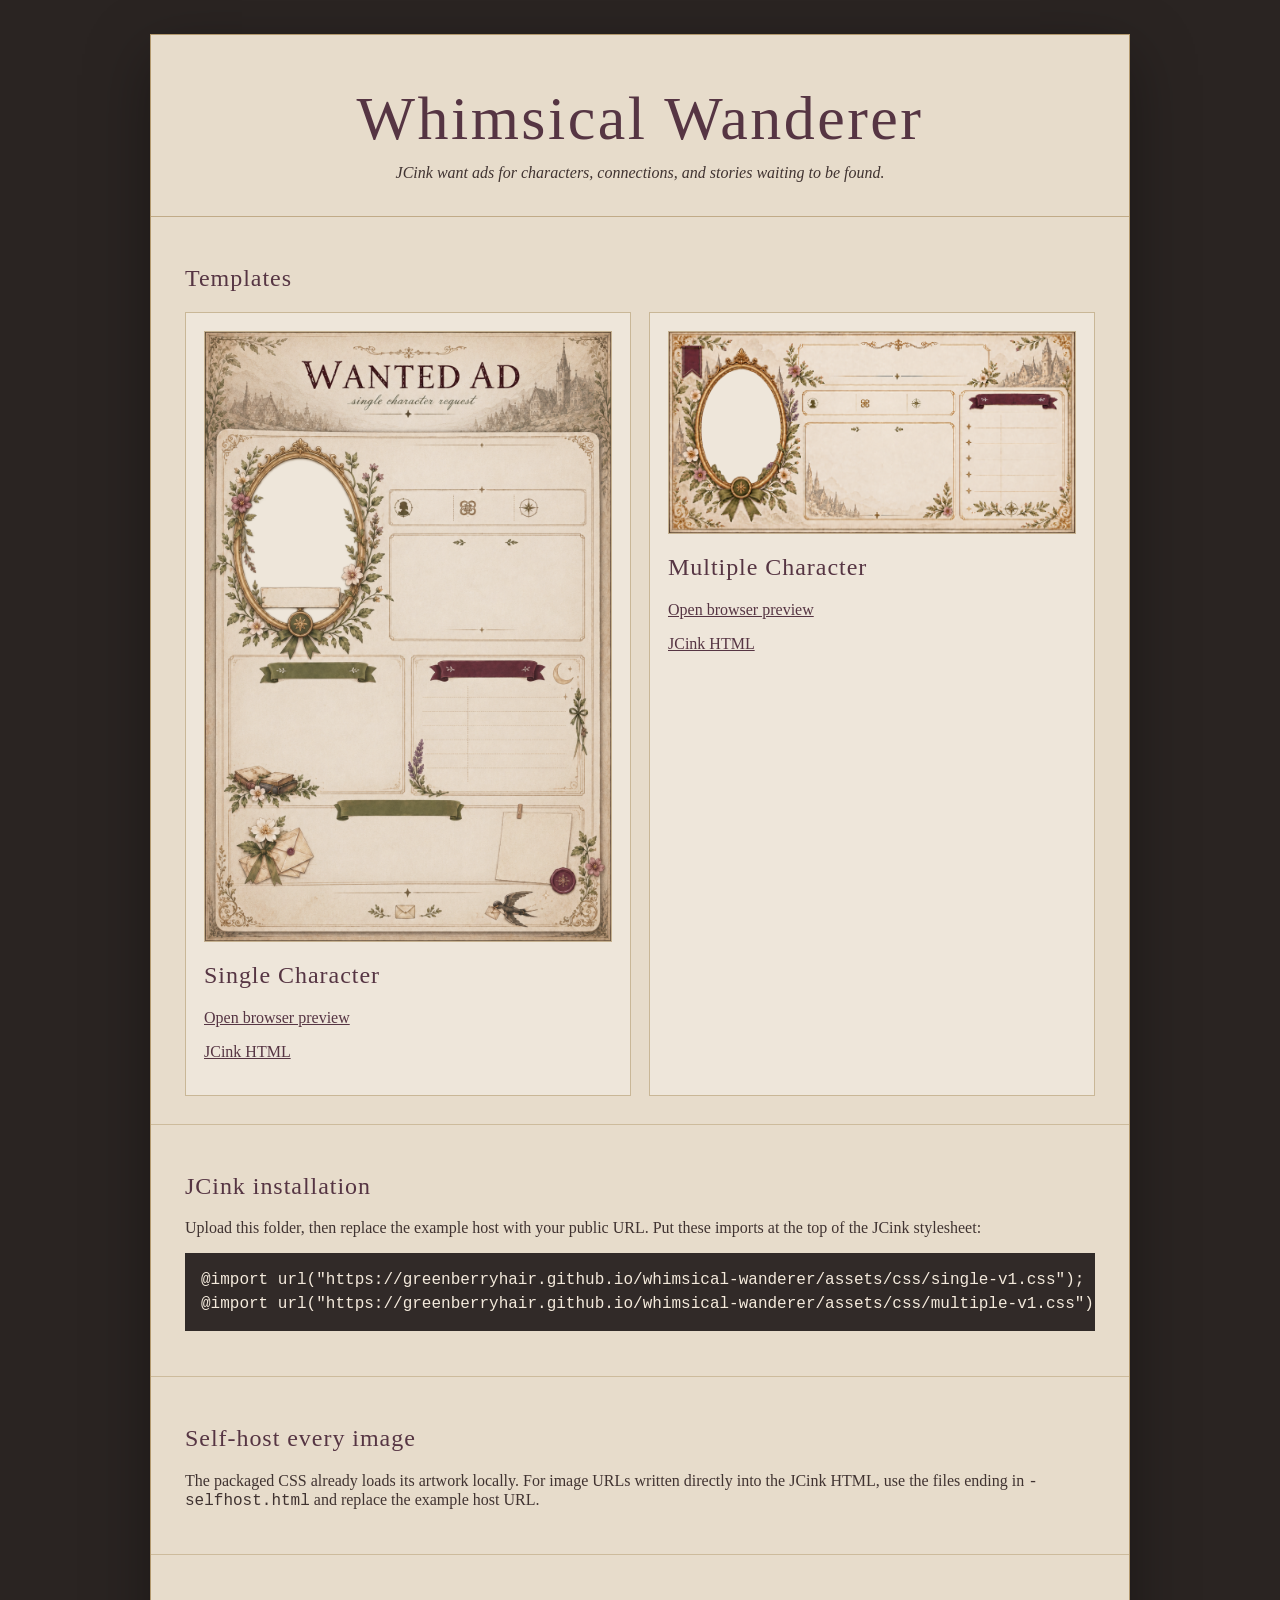
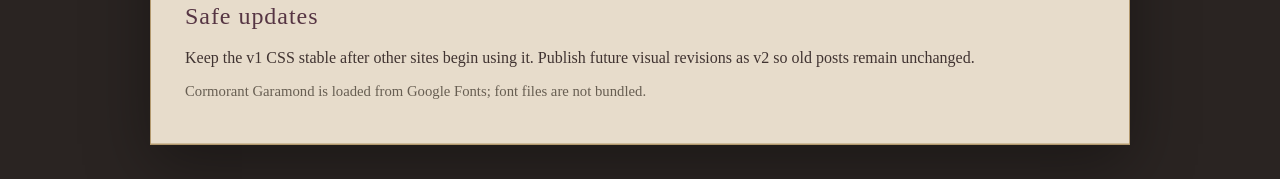
<file: index.html>
<!doctype html>
<html lang="en">
<head>
<meta charset="utf-8">
<meta name="viewport" content="width=device-width, initial-scale=1">
<title>Whimsical Wanderer — JCink Want Ads</title>
<style>
:root{--ink:#403331;--plum:#563543;--paper:#e7dccb;--gold:#9c7c46}
*{box-sizing:border-box}
body{margin:0;background:#2a2422;color:var(--ink);font-family:Georgia,"Times New Roman",serif}
main{width:min(980px,calc(100% - 28px));margin:34px auto;background:var(--paper);border:1px solid rgba(156,124,70,.7);box-shadow:0 20px 60px rgba(0,0,0,.35)}
.hero{padding:48px 30px 34px;text-align:center;border-bottom:1px solid rgba(156,124,70,.5)}
h1,h2{color:var(--plum);font-weight:normal;letter-spacing:.04em}
h1{margin:0 0 10px;font-size:clamp(32px,6vw,62px)}
.hero p{margin:0;font-style:italic}
section{padding:28px 34px;border-bottom:1px solid rgba(156,124,70,.35)}
.cards{display:grid;grid-template-columns:repeat(2,minmax(0,1fr));gap:18px}
.card{padding:18px;background:rgba(255,255,255,.28);border:1px solid rgba(156,124,70,.45)}
a{color:var(--plum)}
code,pre{font-family:ui-monospace,SFMono-Regular,Menlo,Consolas,monospace}
pre{overflow:auto;padding:16px;background:#312a28;color:#f4eadc;line-height:1.45}
.thumb{display:block;width:100%;border:1px solid rgba(156,124,70,.5);margin-bottom:14px}
.small{font-size:.92rem;color:#675e52}
@media(max-width:700px){.cards{grid-template-columns:1fr}section{padding:22px 18px}}
</style>
</head>
<body>
<main>
  <div class="hero">
    <h1>Whimsical Wanderer</h1>
    <p>JCink want ads for characters, connections, and stories waiting to be found.</p>
  </div>

  <section>
    <h2>Templates</h2>
    <div class="cards">
      <div class="card">
        <img class="thumb" src="assets/images/wa-whimsicalwanderer-bg.png" alt="Single character want ad artwork">
        <h2>Single Character</h2>
        <p><a href="examples/single-preview.html">Open browser preview</a></p>
        <p><a href="jcink/single-want-ad.html">JCink HTML</a></p>
      </div>
      <div class="card">
        <img class="thumb" src="assets/images/mwa-whimsicalwanderer-card.png" alt="Multiple character want ad artwork">
        <h2>Multiple Character</h2>
        <p><a href="examples/multiple-preview.html">Open browser preview</a></p>
        <p><a href="jcink/multiple-want-ad.html">JCink HTML</a></p>
      </div>
    </div>
  </section>

  <section>
    <h2>JCink installation</h2>
    <p>Upload this folder, then replace the example host with your public URL. Put these imports at the top of the JCink stylesheet:</p>
    <pre>@import url("https://greenberryhair.github.io/whimsical-wanderer/assets/css/single-v1.css");
@import url("https://greenberryhair.github.io/whimsical-wanderer/assets/css/multiple-v1.css");</pre>
  </section>

  <section>
    <h2>Self-host every image</h2>
    <p>The packaged CSS already loads its artwork locally. For image URLs written directly into the JCink HTML, use the files ending in <code>-selfhost.html</code> and replace the example host URL.</p>
  </section>

  <section>
    <h2>Safe updates</h2>
    <p>Keep the v1 CSS stable after other sites begin using it. Publish future visual revisions as v2 so old posts remain unchanged.</p>
    <p class="small">Cormorant Garamond is loaded from Google Fonts; font files are not bundled.</p>
  </section>
</main>
</body>
</html>
</file>
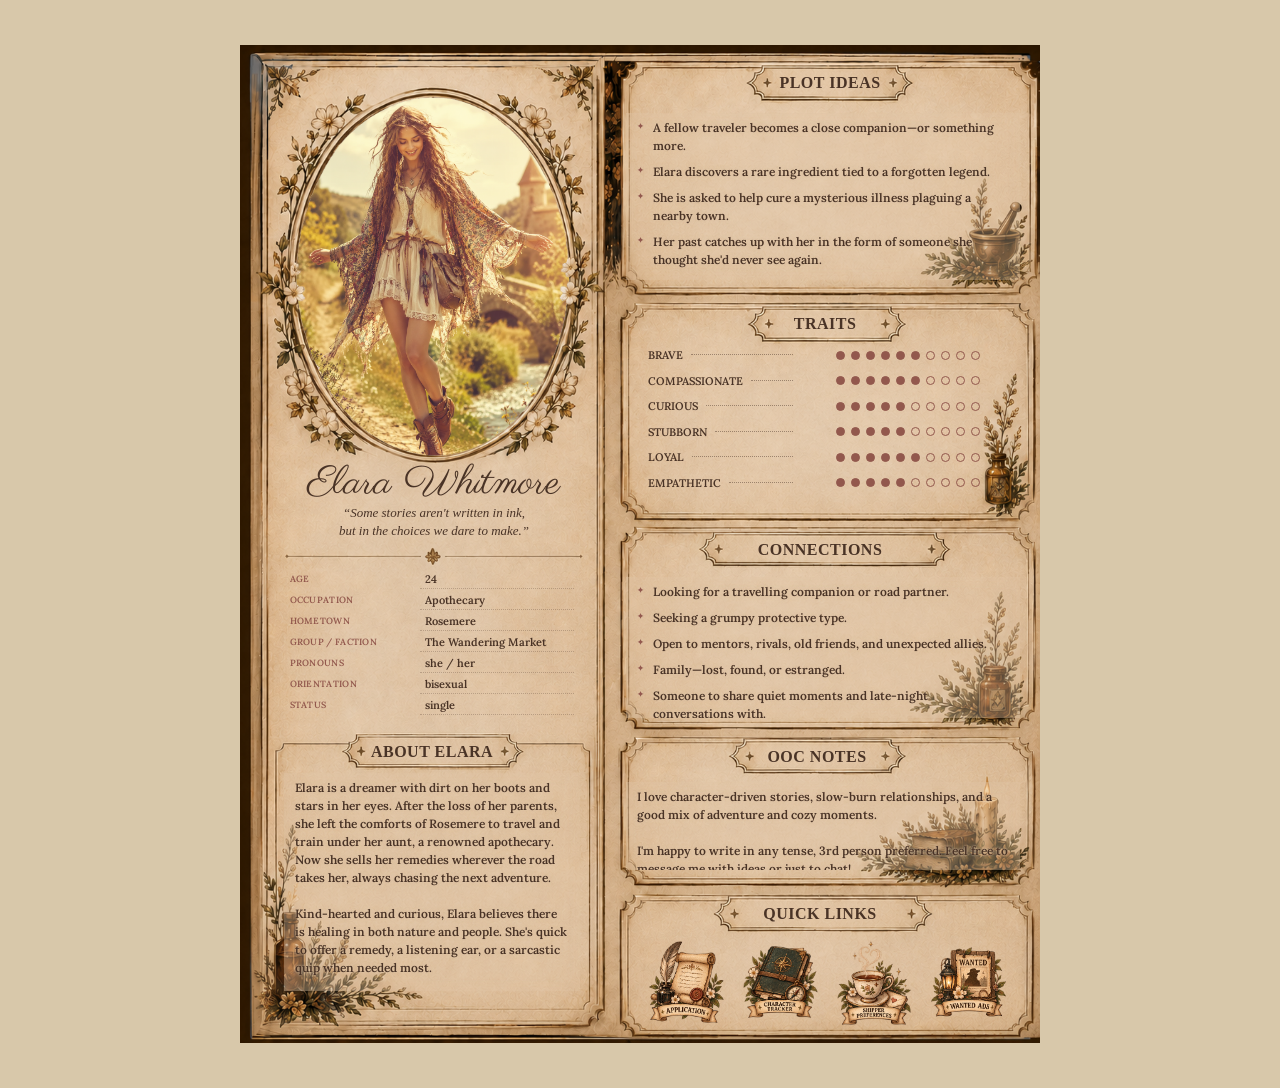
<file: examples/single-character-plotter-preview.html>
<!doctype html>
<html>
<head>
<meta charset="utf-8">
<meta name="viewport" content="width=device-width, initial-scale=1">
<title>Whimsical Wanderer — Single Character Plotter</title>
<style>body{margin:0;padding:20px;background:#d8c8aa;} </style>
<link rel="stylesheet" href="../assets/css/plotter-v1.css">
</head>
<body>

<div class="ww-plotter">

    <div class="ww-portrait">
        <img src="../assets/images/plotter/placeholder.png" alt="CHARACTER PORTRAIT">
    </div>

    <img class="ww-plotter-bg"
         src="../assets/images/plotter/background.png"
         alt="">

    <div class="ww-character-name">
        Elara Whitmore
    </div>

    <div class="ww-character-quote">
        “Some stories aren't written in ink,<br>
        but in the choices we dare to make.”
    </div>

    <div class="ww-details">

        <div class="ww-detail"><b>AGE</b><span>24</span></div>
        <div class="ww-detail"><b>OCCUPATION</b><span>Apothecary</span></div>
        <div class="ww-detail"><b>HOMETOWN</b><span>Rosemere</span></div>
        <div class="ww-detail"><b>GROUP / FACTION</b><span>The Wandering Market</span></div>
        <div class="ww-detail"><b>PRONOUNS</b><span>she / her</span></div>
        <div class="ww-detail"><b>ORIENTATION</b><span>bisexual</span></div>
        <div class="ww-detail"><b>STATUS</b><span>single</span></div>

    </div>

    <div class="ww-about">
        <div class="ww-section-title">ABOUT ELARA</div>
        <div class="ww-scroll ww-about-scroll">
            Elara is a dreamer with dirt on her boots and stars in her eyes. After the loss of her parents, she left the comforts of Rosemere to travel and train under her aunt, a renowned apothecary. Now she sells her remedies wherever the road takes her, always chasing the next adventure.
            <br><br>
            Kind-hearted and curious, Elara believes there is healing in both nature and people. She's quick to offer a remedy, a listening ear, or a sarcastic quip when needed most.
            <br><br>
            Elara is a dreamer with dirt on her boots and stars in her eyes. After the loss of her parents, she left the comforts of Rosemere to travel and train under her aunt, a renowned apothecary. Now she sells her remedies wherever the road takes her, always chasing the next adventure.
            <br><br>
            Kind-hearted and curious, Elara believes there is healing in both nature and people. She's quick to offer a remedy, a listening ear, or a sarcastic quip when needed most.
        </div>
    </div>

    <div class="ww-plot-ideas">
        <div class="ww-section-title">PLOT IDEAS</div>
        <div class="ww-scroll ww-plot-scroll">
            <ul>
                <li>A fellow traveler becomes a close companion—or something more.</li>
                <li>Elara discovers a rare ingredient tied to a forgotten legend.</li>
                <li>She is asked to help cure a mysterious illness plaguing a nearby town.</li>
                <li>Her past catches up with her in the form of someone she thought she'd never see again.</li>
            </ul>
        </div>
    </div>

    <div class="ww-traits">
        <div class="ww-section-title">TRAITS</div>

        <div class="ww-trait" data-rating="6"><span class="ww-trait-name">BRAVE</span><span class="ww-trait-dots"><i></i><i></i><i></i><i></i><i></i><i></i><i></i><i></i><i></i><i></i></span></div>
        <div class="ww-trait" data-rating="6"><span class="ww-trait-name">COMPASSIONATE</span><span class="ww-trait-dots"><i></i><i></i><i></i><i></i><i></i><i></i><i></i><i></i><i></i><i></i></span></div>
        <div class="ww-trait" data-rating="5"><span class="ww-trait-name">CURIOUS</span><span class="ww-trait-dots"><i></i><i></i><i></i><i></i><i></i><i></i><i></i><i></i><i></i><i></i></span></div>
        <div class="ww-trait" data-rating="5"><span class="ww-trait-name">STUBBORN</span><span class="ww-trait-dots"><i></i><i></i><i></i><i></i><i></i><i></i><i></i><i></i><i></i><i></i></span></div>
        <div class="ww-trait" data-rating="6"><span class="ww-trait-name">LOYAL</span><span class="ww-trait-dots"><i></i><i></i><i></i><i></i><i></i><i></i><i></i><i></i><i></i><i></i></span></div>
        <div class="ww-trait" data-rating="5"><span class="ww-trait-name">EMPATHETIC</span><span class="ww-trait-dots"><i></i><i></i><i></i><i></i><i></i><i></i><i></i><i></i><i></i><i></i></span></div>
    </div>

    <div class="ww-connections">
        <div class="ww-section-title">CONNECTIONS</div>
        <div class="ww-scroll ww-connections-scroll">
            <ul>
                <li>Looking for a travelling companion or road partner.</li>
                <li>Seeking a grumpy protective type.</li>
                <li>Open to mentors, rivals, old friends, and unexpected allies.</li>
                <li>Family—lost, found, or estranged.</li>
                <li>Someone to share quiet moments and late-night conversations with.</li>
            </ul>
        </div>
    </div>

    <div class="ww-ooc">
        <div class="ww-section-title">OOC NOTES</div>
        <div class="ww-scroll ww-ooc-scroll">
            I love character-driven stories, slow-burn relationships, and a good mix of adventure and cozy moments.
            <br><br>
            I'm happy to write in any tense, 3rd person preferred. Feel free to message me with ideas or just to chat!
        </div>
    </div>

    <div class="ww-links">
        <div class="ww-section-title">QUICK LINKS</div>
        <div class="ww-links-row">
            <a href="APPLICATION_PAGE_URL" class="ww-link" target="_blank"><img src="../assets/images/plotter/app-icon.png" alt="APPLICATION"></a>
            <a href="CHARACTER_TRACKER_URL" class="ww-link" target="_blank"><img src="../assets/images/plotter/tracker-icon.png" alt="CHARACTER TRACKER"></a>
            <a href="SHIPPER_PREFERENCES_URL" class="ww-link" target="_blank"><img src="../assets/images/plotter/shipper-icon.png" alt="SHIPPER PREFERENCES"></a>
            <a href="WANTED_ADS_URL" class="ww-link" target="_blank"><img src="../assets/images/plotter/wanted-icon.png" alt="WANTED ADS"></a>
        </div>
    </div>

</div>

</body>
</html>
</file>
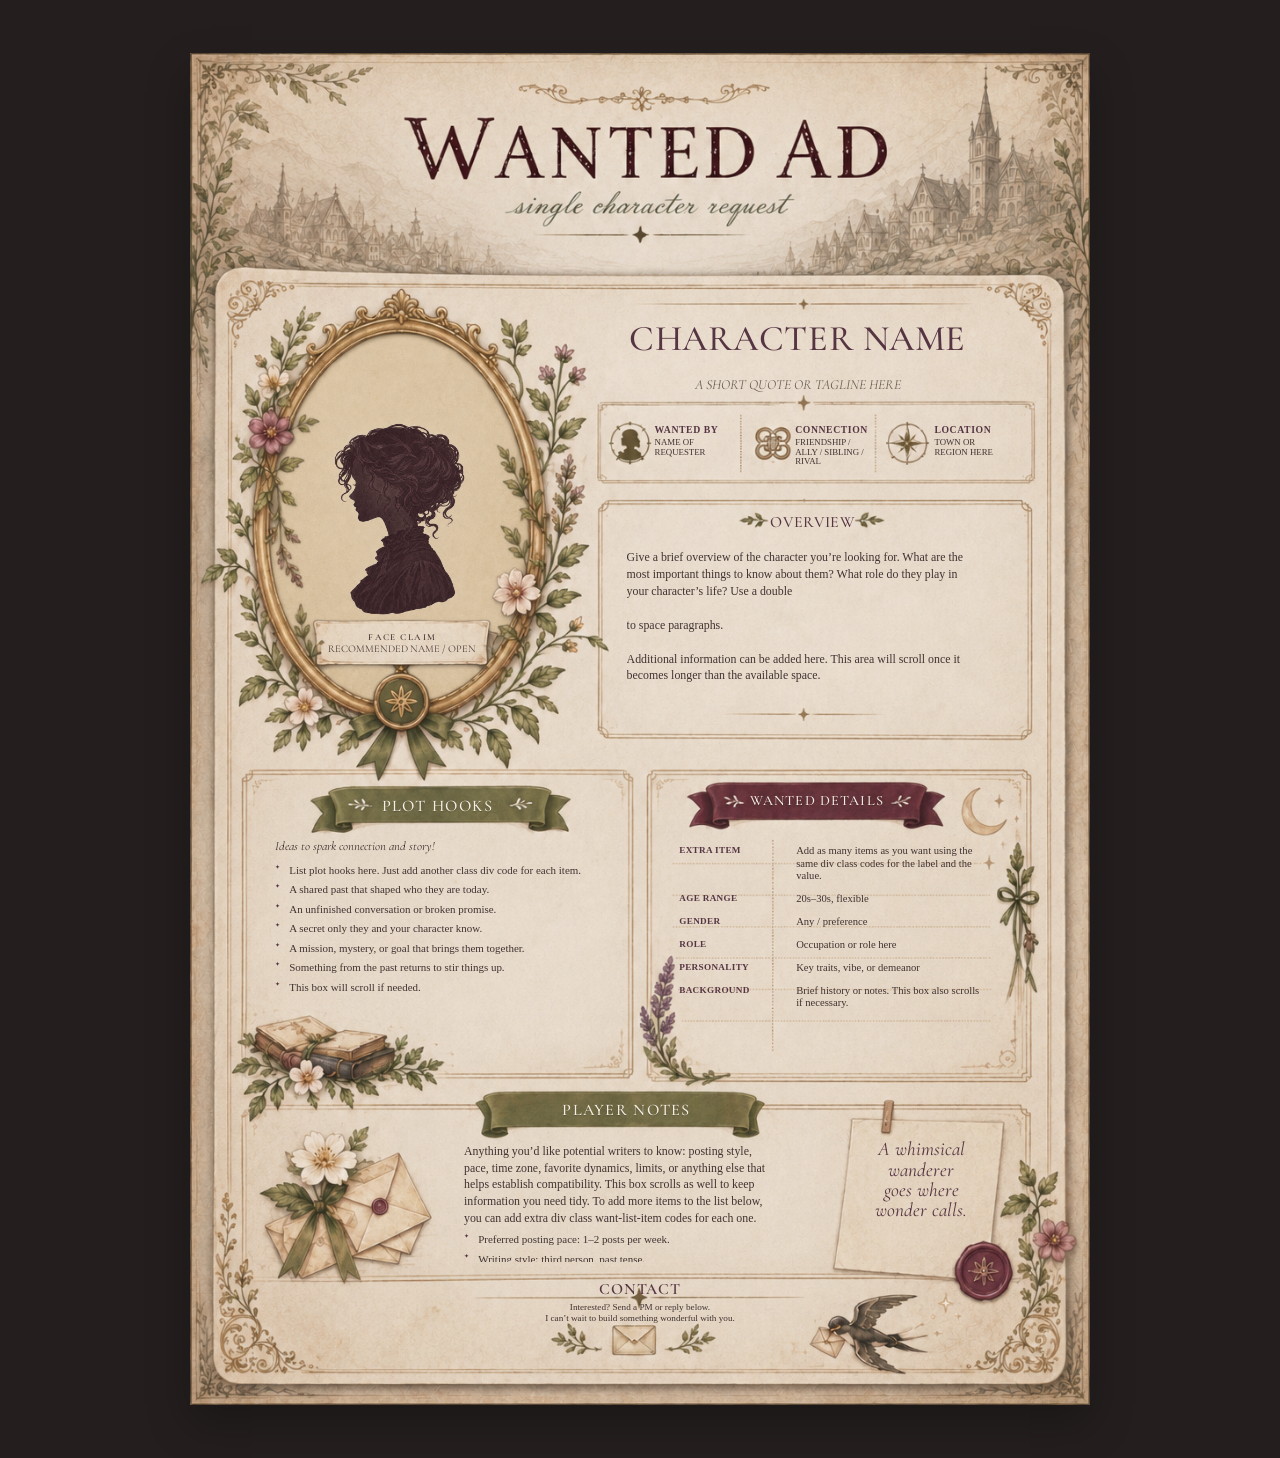
<file: examples/single-preview.html>
<!doctype html>
<html lang="en">
<head>
<meta charset="utf-8">
<meta name="viewport" content="width=device-width, initial-scale=1">
<title>Whimsical Wanderer — Single Want Ad</title>
<link rel="stylesheet" href="../assets/css/single-v1.css">
<style>
html, body { margin:0; min-height:100%; background:#241f1e; }
body { padding:28px 12px; }
</style>
</head>
<body>
<div class="whimsy-want">

    <div class="whimsy-want-portrait">
        <img src="../assets/images/silhouettes/adult-woman.png" alt="CHANGE THE IMAGE LINK TO AN IMAGE OF YOUR PREFERRED FACE CLAIM">
    </div>

<div class="whimsy-want-faceclaim">

    <div class="whimsy-want-faceclaim-label">
        Face Claim
    </div>

    <div class="whimsy-want-faceclaim-value">
        RECOMMENDED NAME / OPEN
    </div>

</div>

    <div class="whimsy-want-field whimsy-want-name">
        CHARACTER NAME
    </div>


    <div class="whimsy-want-field whimsy-want-tagline">
        A SHORT QUOTE OR TAGLINE HERE
    </div>


    <div class="whimsy-want-field whimsy-want-meta">

    <div class="whimsy-want-meta-block">

        <div class="whimsy-want-meta-label">
            Wanted By
        </div>

        <div class="whimsy-want-meta-value">
            NAME OF REQUESTER
        </div>

    </div>


    <div class="whimsy-want-meta-block">

        <div class="whimsy-want-meta-label">
            Connection
        </div>

        <div class="whimsy-want-meta-value">
            FRIENDSHIP / ALLY / SIBLING / RIVAL
        </div>

    </div>


    <div class="whimsy-want-meta-block">

        <div class="whimsy-want-meta-label">
            Location
        </div>

        <div class="whimsy-want-meta-value">
            TOWN OR REGION HERE
        </div>

    </div>

</div>


    <div class="whimsy-want-field whimsy-want-overview">

        <div class="whimsy-live-heading">
            Overview
        </div>

        <div class="whimsy-scroll">

            <div class="whimsy-live-copy">
                Give a brief overview of the character you’re looking for. What are the most important things to know about them? What role do they play in your character’s life? Use a double <br><br> to space paragraphs.

                <br><br>

                Additional information can be added here. This area will scroll once it becomes longer than the available space.
            </div>

        </div>

    </div>


    <div class="whimsy-want-field whimsy-want-plot">

        <div class="whimsy-live-ribbon">
            Plot Hooks
        </div>


        <div class="whimsy-scroll">

            <div class="whimsy-plot-intro">
                Ideas to spark connection and story!
            </div>


            <div class="whimsy-want-list">

                <div class="whimsy-want-list-item">
                    List plot hooks here. Just add another class div code for each item.
                </div>

                <div class="whimsy-want-list-item">
                   A shared past that shaped who they are today.
                </div>

                <div class="whimsy-want-list-item">
                    An unfinished conversation or broken promise.
                </div>

                <div class="whimsy-want-list-item">
                    A secret only they and your character know.
                </div>

                <div class="whimsy-want-list-item">
                    A mission, mystery, or goal that brings them together.
                </div>

                <div class="whimsy-want-list-item">
                    Something from the past returns to stir things up.
                </div>

                <div class="whimsy-want-list-item">
                    This box will scroll if needed.
                </div>

            </div>

        </div>

    </div>


    <div class="whimsy-want-field whimsy-want-details">

        <div class="whimsy-live-ribbon">
            Wanted Details
        </div>


        <div class="whimsy-scroll">

            <div class="whimsy-want-detail-grid">

                <div class="whimsy-want-detail-label">
                   Extra Item
                </div>

                <div class="whimsy-want-detail-value">
                    Add as many items as you want using the same div class codes for the label and the value.
                </div>

                <div class="whimsy-want-detail-label">
                    Age Range
                </div>

                <div class="whimsy-want-detail-value">
                    20s–30s, flexible
                </div>


                <div class="whimsy-want-detail-label">
                    Gender
                </div>

                <div class="whimsy-want-detail-value">
                    Any / preference
                </div>


                <div class="whimsy-want-detail-label">
                    Role
                </div>

                <div class="whimsy-want-detail-value">
                    Occupation or role here
                </div>


                <div class="whimsy-want-detail-label">
                    Personality
                </div>

                <div class="whimsy-want-detail-value">
                    Key traits, vibe, or demeanor
                </div>


                <div class="whimsy-want-detail-label">
                    Background
                </div>

                <div class="whimsy-want-detail-value">
                    Brief history or notes. This box also scrolls if necessary.
                </div>


                <div class="whimsy-want-detail-label">
                    Availability
                </div>

                <div class="whimsy-want-detail-value">
                    Flexible
                </div>


                <div class="whimsy-want-detail-label">
                    Content
                </div>

                <div class="whimsy-want-detail-value">
                    Style, themes, or boundaries
                </div>

            </div>

        </div>

    </div>


    <div class="whimsy-want-field whimsy-want-notes">

        <div class="whimsy-live-ribbon">
            Player Notes
        </div>


        <div class="whimsy-scroll">

            <div class="whimsy-live-copy">
                Anything you’d like potential writers to know: posting style, pace, time zone, favorite dynamics, limits, or anything else that helps establish compatibility. This box scrolls as well to keep information you need tidy. To add more items to the list below, you can add extra div class want-list-item codes for each one.
            </div>


            <div class="whimsy-want-list">

                <div class="whimsy-want-list-item">
                    Preferred posting pace: 1–2 posts per week.
                </div>

                <div class="whimsy-want-list-item">
                    Writing style: third person, past tense.
                </div>

                <div class="whimsy-want-list-item">
                    Open to: drama, romance, adventure.
                </div>

                <div class="whimsy-want-list-item">
                    Not looking for: add your limits here.
                </div>

            </div>

        </div>

    </div>


    <div class="whimsy-want-field whimsy-want-quote">

    <div class="whimsy-want-quote-scroll">
        A whimsical wanderer<br>
        goes where wonder calls.
    </div>

</div>


<div class="whimsy-footer-contact">

    <div class="whimsy-footer-contact-title">
        Contact
    </div>

    <div class="whimsy-footer-contact-copy">
        Interested? Send a PM or reply below.<br>
        I can’t wait to build something wonderful with you.
    </div>

</div>


</div>
</body>
</html>
</file>
<file: assets/css/plotter-v1.css>
@import url('https://fonts.googleapis.com/css2?family=Lora:wght@500;600&family=Parisienne&display=swap');


/* =========================================================
   WHIMSICAL WANDERER — SINGLE CHARACTER PLOTTER
   JCINK VERSION
   ========================================================= */

.ww-plotter,
.ww-plotter * {
    box-sizing: border-box;
}

.ww-plotter {
    --ww-brown: #493326;
    --ww-rust: #92584d;
    --ww-muted: #776b4c;
    position: relative;
    width: 800px;
    height: 998px;
    margin: 25px auto;
    color: var(--ww-brown);
    font-family: Georgia, "Times New Roman", serif;
    overflow: hidden;
}

.ww-portrait {
    position: absolute;
    left: 6.2%;
    top: 5%;
    width: 35.8%;
    height: 36.4%;
    z-index: 1;
    overflow: hidden;
    border-radius: 50%;
}

.ww-portrait img {
    display: block;
    width: 100%;
    height: 100%;
    object-fit: cover;
    object-position: center;
}

.ww-plotter-bg {
    position: absolute;
    inset: 0;
    z-index: 2;
    display: block;
    width: 100%;
    height: 100%;
    pointer-events: none;
}

.ww-character-name,
.ww-character-quote,
.ww-details,
.ww-about,
.ww-plot-ideas,
.ww-traits,
.ww-connections,
.ww-ooc,
.ww-links {
    position: absolute;
    z-index: 3;
}

.ww-character-name {
    left: 5.2%;
    top: 42%;
    width: 38%;
    text-align: center;
    color: var(--ww-brown);
    font-family: "Parisienne", cursive;
    font-size: 40px;
    line-height: 1;
}

.ww-character-quote {
    left: 7%;
    top: 46%;
    width: 34.5%;
    text-align: center;
    color: var(--ww-brown);
    font-size: 13px;
    line-height: 1.35;
    font-style: italic;
}

.ww-details {
    left: 6.2%;
    top: 52.5%;
    width: 35.5%;

    font-family: "Lora", Georgia, serif;
    font-size: 11px;
    font-weight: 600;
    line-height: 1.35;
}

.ww-detail {
    display: grid;
    grid-template-columns: 46% 54%;
    align-items: center;
    min-height: 21px;
}

.ww-details {
    left: 6.2%;
    top: 52.5%;
    width: 35.5%;

    font-family: "Lora", Georgia, serif;
    font-size: 11px;
    font-weight: 600;
    line-height: 1.35;
}

.ww-detail b {
    color: var(--ww-rust);

    font-family: "Lora", Georgia, serif;
    font-size: 9px;
    font-weight: 600;
    letter-spacing: .3px;
}

.ww-detail span {
    padding: 2px 0 2px 5px;
    border-bottom: 1px dotted rgba(73, 51, 38, .25);
}

.ww-section-title {
    width: 100%;
    text-align: center;
    color: var(--ww-brown);
    font-size: 16px;
    font-weight: bold;
    line-height: 1;
    letter-spacing: .5px;
    text-transform: uppercase;
}

.ww-about {
    left: 4.3%;
    top: 68.2%;
    width: 39.4%;
    height: 28.4%;
}

.ww-about .ww-section-title {
    height: 9%;
    position: relative;
    top: 18px;
}

.ww-scroll.ww-about-scroll {
    width: 94%;
    height: 77%;
    margin: 7% auto 0;
}

.ww-plot-ideas {
    left: 47.5%;
    top: 1.7%;
    width: 50%;
    height: 22.5%;
}

.ww-plot-ideas .ww-section-title {
    height: 14%;
    position: relative;
    top: 13px;
    left: 10px;
}

.ww-plot-scroll {
    width: calc(100% - 6px);
    height: 74%;
    margin: 5% 0 0 6px;
}

.ww-traits {
    left: 48%;
    top: 25.6%;
    width: 48.5%;
    height: 20.1%;
    padding: 0 3%;
}

.ww-traits .ww-section-title {
    height: 21%;
    position: relative;
    top: 16px;
    left: 7px;
}

.ww-trait {
    display: grid;
    grid-template-columns: 45% 55%;
    align-items: center;

    width: 100%;
    height: 12.7%;

    color: var(--ww-brown);

    font-family: "Lora", Georgia, serif;
    font-size: 11px;
    font-weight: 600;
}

.ww-trait-name {
    display: flex;
    align-items: center;
    white-space: nowrap;
}

.ww-trait-name::after {
    content: "";
    flex: 1;
    height: 1px;
    margin: 0 8px;
    border-top: 1px dotted rgba(73, 51, 38, .45);
}

.ww-trait-dots {
    display: flex;
    align-items: center;
    justify-content: flex-start;
    gap: 6px;
    margin-left: 35px;
}

.ww-trait-dots i {
    display: block;
    width: 9px;
    height: 9px;
    margin: 0;
    padding: 0;
    border: 1px solid var(--ww-rust);
    border-radius: 50%;
    background: transparent;
    font-style: normal;
}

.ww-trait[data-rating="1"] .ww-trait-dots i:nth-child(-n+1),
.ww-trait[data-rating="2"] .ww-trait-dots i:nth-child(-n+2),
.ww-trait[data-rating="3"] .ww-trait-dots i:nth-child(-n+3),
.ww-trait[data-rating="4"] .ww-trait-dots i:nth-child(-n+4),
.ww-trait[data-rating="5"] .ww-trait-dots i:nth-child(-n+5),
.ww-trait[data-rating="6"] .ww-trait-dots i:nth-child(-n+6),
.ww-trait[data-rating="7"] .ww-trait-dots i:nth-child(-n+7),
.ww-trait[data-rating="8"] .ww-trait-dots i:nth-child(-n+8),
.ww-trait[data-rating="9"] .ww-trait-dots i:nth-child(-n+9),
.ww-trait[data-rating="10"] .ww-trait-dots i:nth-child(-n+10) {
    background: var(--ww-rust);
}

.ww-connections {
    left: 47.5%;
    top: 47.5%;
    width: 50%;
    height: 20.1%;
}

.ww-connections .ww-section-title {
    height: 15%;
    position: relative;
    top: 23px;
}

.ww-connections-scroll {
    width: calc(100% - 6px);
    height: 70%;
    margin: 7% 0 0 6px;
}

.ww-ooc {
    left: 47.5%;
    top: 68.7%;
    width: 50%;
    height: 14.3%;
}

.ww-ooc .ww-section-title {
    height: 22%;
    position: relative;
    top: 18px;
    left: -3px;
}

.ww-ooc-scroll {
    width: calc(100% - 6px);
    height: 62%;
    margin: 5% 0 0 6px;
}

.ww-links {
    left: 47.5%;
    top: 84%;
    width: 50%;
    height: 13.5%;
}

.ww-links .ww-section-title {
    height: 22%;
    position: relative;
    top: 23px;
}

.ww-links-row {
    width: 94%;
    height: 73%;
    margin: 5% auto 0;
    position: relative;
    left: 7px;

    display: grid;
    grid-template-columns: repeat(4, 1fr);
    align-items: center;
    justify-items: center;
}

.ww-link {
    display: flex;
    align-items: center;
    justify-content: center;
    width: 19%;
    height: 100%;
    border: 0 !important;
    text-decoration: none !important;
    background: none !important;
}

.ww-link img {
    display: block;
    width: 75px;
    height: auto;
    max-width: none;

    border: 0 !important;
    box-shadow: none !important;
}

.ww-link:hover img {
    opacity: .75;
}

.ww-scroll {
    overflow-x: hidden;
    overflow-y: auto;
    padding: 6px 11px;

    color: var(--ww-brown);

    background-color: rgba(223, 196, 164, 0.32);

    box-shadow:
        inset 0 0 12px rgba(223, 196, 164, 0.25);

    font-family: "Lora", Georgia, serif;
    font-size: 12px;
    font-weight: 600;
    line-height: 1.5;

    text-shadow:
        0 0 2px rgba(223, 196, 164, 0.95),
        0 0 4px rgba(223, 196, 164, 0.75);

    scrollbar-width: thin;
    scrollbar-color: var(--ww-brown) rgba(73, 51, 38, .08);
}

.ww-scroll::-webkit-scrollbar {
    width: 5px;
}

.ww-scroll::-webkit-scrollbar-track {
    background: rgba(73, 51, 38, .08);
}

.ww-scroll::-webkit-scrollbar-thumb {
    border-radius: 5px;
    background: var(--ww-brown);
}

.ww-scroll ul {
    margin: 0;
    padding: 0;
    list-style: none;
}

.ww-scroll li {
    position: relative;
    margin: 0 0 8px;
    padding: 0 0 0 16px;
}

.ww-scroll li::before {
    content: "✦";
    position: absolute;
    top: 1px;
    left: 0;
    color: var(--ww-rust);
    font-size: 8px;
}
</file>
<file: assets/css/single-v1.css>
@import url('https://fonts.googleapis.com/css2?family=Cormorant+Garamond:ital,wght@0,400;0,500;0,600;1,400&display=swap');


.whimsy-want,
.whimsy-want * {
    box-sizing: border-box;
}


.whimsy-want {
    --ink: #403331;
    --muted: #675e52;
    --plum: #563543;
    --olive: #686a49;

    width: min(900px, 100%);
    aspect-ratio: 1023 / 1537;

    margin: 25px auto;

    position: relative;
    overflow: hidden;

    container-type: inline-size;

    background: #efe6d8;

    color: var(--ink);

    font-family:
        Georgia,
        "Times New Roman",
        serif;

    box-shadow:
        0 18px 40px rgba(0,0,0,.28);

    isolation: isolate;
}


/* =========================================================
   ARTWORK OVERLAY

   Put your transparent-window PNG URL here.
   ========================================================= */

.whimsy-want::after {
    content: "";

    position: absolute;
    inset: 0;

    z-index: 2;

    background-image:
        url("../images/wa-whimsicalwanderer-bg.png");

    background-repeat: no-repeat;
    background-position: 0 0;
    background-size: 100% 100%;

    pointer-events: none;
}


/* =========================================================
   PORTRAIT

   These coordinates match the ACTUAL transparent hole:
   x 87–363
   y 317–746
   on the 1023 × 1537 artwork.
   ========================================================= */

.whimsy-want-portrait {
    position: absolute;

    /*
       Deliberately oversized beneath the transparent
       portrait opening so no parchment can peek through.
    */
    left: 7.4%;
    top: 19.7%;

    width: 31%;
    height: 29.6%;

    z-index: 1;

    overflow: hidden;

    background: #cabfab;
}


.whimsy-want-portrait img {
    width: 100% !important;
    height: 100% !important;

    display: block !important;

    margin: 0 !important;
    padding: 0 !important;

    max-width: none !important;

    object-fit: cover !important;

    /*
       Change only this value when adjusting
       where the character's face sits.
    */
    object-position: center 20%;

    border: 0 !important;
    border-radius: 0 !important;

    transform: scale(1.04);
    transform-origin: center center;
}

/* =========================================================
   FACE CLAIM PLAQUE ON PORTRAIT
   ========================================================= */

.whimsy-want-faceclaim {
    position: absolute;

    left: 11.7%;
    top: 41.75%;

    width: 23.8%;
    height: 3.8%;

    z-index: 3;

    display: flex !important;
    flex-direction: column;
    align-items: center;
    justify-content: center;

    text-align: center;

    color: #4b3b37;

    padding:
        .2% 2%
        0;

    overflow: hidden;
}


.whimsy-want-faceclaim-label {
    font-family:
        "Cormorant Garamond",
        Georgia,
        serif;

    font-size: 1.02cqw;
    font-weight: 600;

    line-height: 1;

    letter-spacing: .16em;
    text-transform: uppercase;
}


.whimsy-want-faceclaim-value {
    margin-top: .18em;

    width: 100%;

    overflow: hidden;

    font-family:
        "Cormorant Garamond",
        Georgia,
        serif;

    font-size: 1.15cqw;

    line-height: 1.05;
}


/* =========================================================
   LIVE CONTENT
   ========================================================= */

.whimsy-want-field {
    position: absolute;

    z-index: 3;

    float: none !important;
    clear: none !important;

    background: transparent !important;

    border: 0 !important;

    box-shadow: none !important;
}


/* =========================================================
   NAME
   ========================================================= */

.whimsy-want-name {
    left: 44%;
    top: 19.1%;

    width: 47%;
    height: 4.1%;

    display: flex;

    align-items: center;
    justify-content: center;

    overflow: hidden;

    color: var(--plum);

    font-family:
        "Cormorant Garamond",
        Georgia,
        serif;

    font-size: 4cqw;
    font-weight: 500;

    line-height: .88;

    letter-spacing: .015em;

    text-align: center;
    text-transform: uppercase;
}


/* =========================================================
   TAGLINE
   ========================================================= */

.whimsy-want-tagline {
    left: 45%;
    top: 23.4%;

    width: 45%;
    height: 2.3%;

    display: flex;

    align-items: center;
    justify-content: center;

    overflow: hidden;

    color: var(--muted);

    font-family:
        "Cormorant Garamond",
        Georgia,
        serif;

    font-size: 1.55cqw;

    font-style: italic;

    line-height: 1;

    text-align: center;
}


/* =========================================================
   CHARACTER META BOXES
   INDIVIDUAL ICON GUTTERS
   ========================================================= */

.whimsy-want-meta {
    left: 45.1%;
    top: 26.7%;

    width: 45.5%;
    height: 5%;

    display: grid !important;
    grid-template-columns: repeat(3, 1fr);

    align-items: stretch;
}


.whimsy-want-meta-block {
    min-width: 0;
    height: 100%;

    display: flex !important;
    flex-direction: column;

    align-items: flex-start;
    justify-content: flex-start;

    padding-top: 8%;
    padding-bottom: 0;

    text-align: left;
}


/* WANTED BY */
.whimsy-want-meta-block:nth-child(1) {
    padding-left: 43%;
    padding-right: 3%;
}


/* CONNECTION */
.whimsy-want-meta-block:nth-child(2) {
    padding-left: 46%;
    padding-right: 3%;
}


/* LOCATION */
.whimsy-want-meta-block:nth-child(3) {
    padding-left: 48%;
    padding-right: 2%;
}


.whimsy-want-meta-label {
    width: 100%;

    margin: 0 0 .35em;

    color: var(--plum);

    font-size: 1.08cqw;
    font-weight: 700;

    line-height: 1;

    letter-spacing: .06em;
    text-transform: uppercase;

    white-space: nowrap;
}


.whimsy-want-meta-value {
    width: 100%;

    color: var(--ink);

    font-size: .98cqw;

    line-height: 1.08;

    text-align: left;

    overflow: visible;
}


/* =========================================================
   SCROLLBARS
   ========================================================= */

.whimsy-scroll {
    overflow-y: auto !important;
    overflow-x: hidden !important;

    scrollbar-width: thin;

    scrollbar-color:
        rgba(86,53,67,.28)
        transparent;
}


.whimsy-scroll::-webkit-scrollbar {
    width: 4px;
}


.whimsy-scroll::-webkit-scrollbar-track {
    background: transparent;
}


.whimsy-scroll::-webkit-scrollbar-thumb {
    background:
        rgba(86,53,67,.28);

    border-radius: 10px;
}


/* =========================================================
   OVERVIEW
   ========================================================= */

.whimsy-want-overview {
    left: 45.8%;
    top: 33.35%;

    width: 45.2%;
    height: 16.25%;
}


.whimsy-want-overview .whimsy-live-heading {
    height: 17%;

    display: flex;
    align-items: center;
    justify-content: center;

    position: relative;
    left: 1.8%;

    color: var(--plum);

    font-family:
        "Cormorant Garamond",
        Georgia,
        serif;

    font-size: 1.75cqw;
    font-weight: 500;

    line-height: 1;

    letter-spacing: .04em;

    text-align: center;
    text-transform: uppercase;
}


.whimsy-want-overview .whimsy-scroll {
    width: 88%;
    height: 70%;

    margin: 2% auto 0;

    padding-right: 2%;
}


.whimsy-live-copy {
    font-size: 1.32cqw;

    line-height: 1.42;
}


/* =========================================================
   RIBBON TITLES
   ========================================================= */

.whimsy-live-ribbon {
    height: 14%;

    display: flex;

    align-items: center;
    justify-content: center;

    color: #f6efe4;

    font-family:
        "Cormorant Garamond",
        Georgia,
        serif;

    font-size: 1.8cqw;
    font-weight: 500;

    line-height: 1;

    letter-spacing: .08em;

    text-align: center;
    text-transform: uppercase;

    text-shadow:
        0 1px 1px rgba(0,0,0,.18);
}


/* =========================================================
   PLOT HOOKS
   ========================================================= */

.whimsy-want-plot {
    left: 6%;
    top: 54.1%;

    width: 43%;
    height: 20.5%;
}


.whimsy-want-plot .whimsy-live-ribbon {
    height: 13%;

    display: flex;
    align-items: center;
    justify-content: center;

    position: relative;
    top: 0.45cqw;
}


.whimsy-want-plot .whimsy-scroll {
    width: 84%;
    height: 64%;

    margin: 4.5% auto 0;

    padding-right: 3%;
}


.whimsy-plot-intro {
    margin-bottom: .7em;

    font-family:
        "Cormorant Garamond",
        Georgia,
        serif;

    font-size: 1.4cqw;

    font-style: italic;
}


/* =========================================================
   LIST
   ========================================================= */

.whimsy-want-list {
    margin: 0;
    padding: 0;
}


.whimsy-want-list-item {
    margin: .48em 0;

    padding-left: 1.3em;

    position: relative;

    font-size: 1.22cqw;

    line-height: 1.3;
}


.whimsy-want-list-item::before {
    content: "✦";

    position: absolute;

    left: 0;
    top: .16em;

    color: var(--plum);

    font-size: .55em;
}


/* =========================================================
   WANTED DETAILS
   ========================================================= */

.whimsy-want-details {
    left: 51%;
    top: 54.1%;

    width: 42%;
    height: 20.5%;
}


/* WANTED DETAILS title only */
.whimsy-want-details .whimsy-live-ribbon {
    height: 13%;

    display: flex;
    align-items: center;
    justify-content: center;

    position: relative;

    left: -2.35cqw;

    /* move it up a little */
    top: -0.12cqw;

    font-size: 1.58cqw;
}


/* Details content only */
.whimsy-want-details .whimsy-scroll {
    width: 84%;
    height: 61%;

    /* pushes the list farther down */
    margin: 6.5% auto 0;

    padding-right: 3%;
}


.whimsy-want-detail-grid {
    display: grid !important;

    grid-template-columns:
        34% minmax(0,1fr);

    gap:
        .65em .8em;

    align-items: start;
}


.whimsy-want-detail-label {
    color: var(--plum);

    font-size: 1.02cqw;
    font-weight: bold;

    line-height: 1.15;

    letter-spacing: .035em;

    text-transform: uppercase;
}


.whimsy-want-detail-value {
    font-size: 1.18cqw;

    line-height: 1.18;
}


/* =========================================================
   PLAYER NOTES
   ========================================================= */

.whimsy-want-notes {
    left: 27%;
    top: 77.1%;

    width: 43%;
    height: 11.8%;
}


.whimsy-want-notes .whimsy-live-ribbon {
    height: 15%;

    display: flex;
    align-items: center;
    justify-content: center;

    position: relative;
    top: 0.25cqw;
}


.whimsy-want-notes .whimsy-scroll {
    width: 84%;
    height: 75%;

    margin: 6% auto 0;

    padding-right: 3%;
}


/* =========================================================
   QUOTE CARD
   ========================================================= */

.whimsy-want-quote {
    left: 72.6%;
    top: 79.75%;

    width: 17.3%;
    height: 8.5%;

    position: absolute;

    z-index: 4;

    padding: 0;

    overflow: hidden;

    pointer-events: auto !important;

    color: var(--plum);

    font-family:
        "Cormorant Garamond",
        Georgia,
        serif;

    font-style: italic;

    text-align: center;
}


.whimsy-want-quote-scroll {
    position: absolute;

    top: 7%;
    right: 8%;
    bottom: 7%;
    left: 8%;

    z-index: 5;

    display: block !important;

    overflow-y: auto !important;
    overflow-x: hidden !important;

    pointer-events: auto !important;

    touch-action: pan-y;

    overscroll-behavior: contain;

    -webkit-overflow-scrolling: touch;

    padding: 0;

    color: var(--plum);

    font-size: 2.15cqw;
    line-height: 1.05;

    text-align: center;


    /* Firefox */
    scrollbar-width: none !important;

    /* IE / old Edge */
    -ms-overflow-style: none !important;
}


/* Chrome / Safari / current Edge */

.whimsy-want-quote-scroll::-webkit-scrollbar {
    width: 0 !important;
    height: 0 !important;
}


/* =========================================================
   CONTACT
   ========================================================= */

.whimsy-footer-contact {
    position: absolute !important;

    left: 28%;
    bottom: 5.8%;

    width: 44%;
    height: 3.5%;

    z-index: 20 !important;

    display: flex !important;
    flex-direction: column !important;

    align-items: center !important;
    justify-content: center !important;

    visibility: visible !important;
    opacity: 1 !important;

    overflow: hidden;

    color: var(--ink) !important;

    background: transparent !important;

    border: 0 !important;
    box-shadow: none !important;

    text-align: center !important;

    pointer-events: none;
}


.whimsy-footer-contact-title {
    display: block !important;

    margin: 0 0 .22em !important;

    color: var(--plum) !important;

    font-family:
        "Cormorant Garamond",
        Georgia,
        serif !important;

    font-size: 1.75cqw !important;
    font-weight: 600 !important;

    line-height: 1 !important;

    letter-spacing: .05em;

    text-transform: uppercase;
}


.whimsy-footer-contact-copy {
    display: block !important;

    color: var(--ink) !important;

    font-size: 1.02cqw !important;

    line-height: 1.2 !important;

    text-align: center !important;
}
</file>
